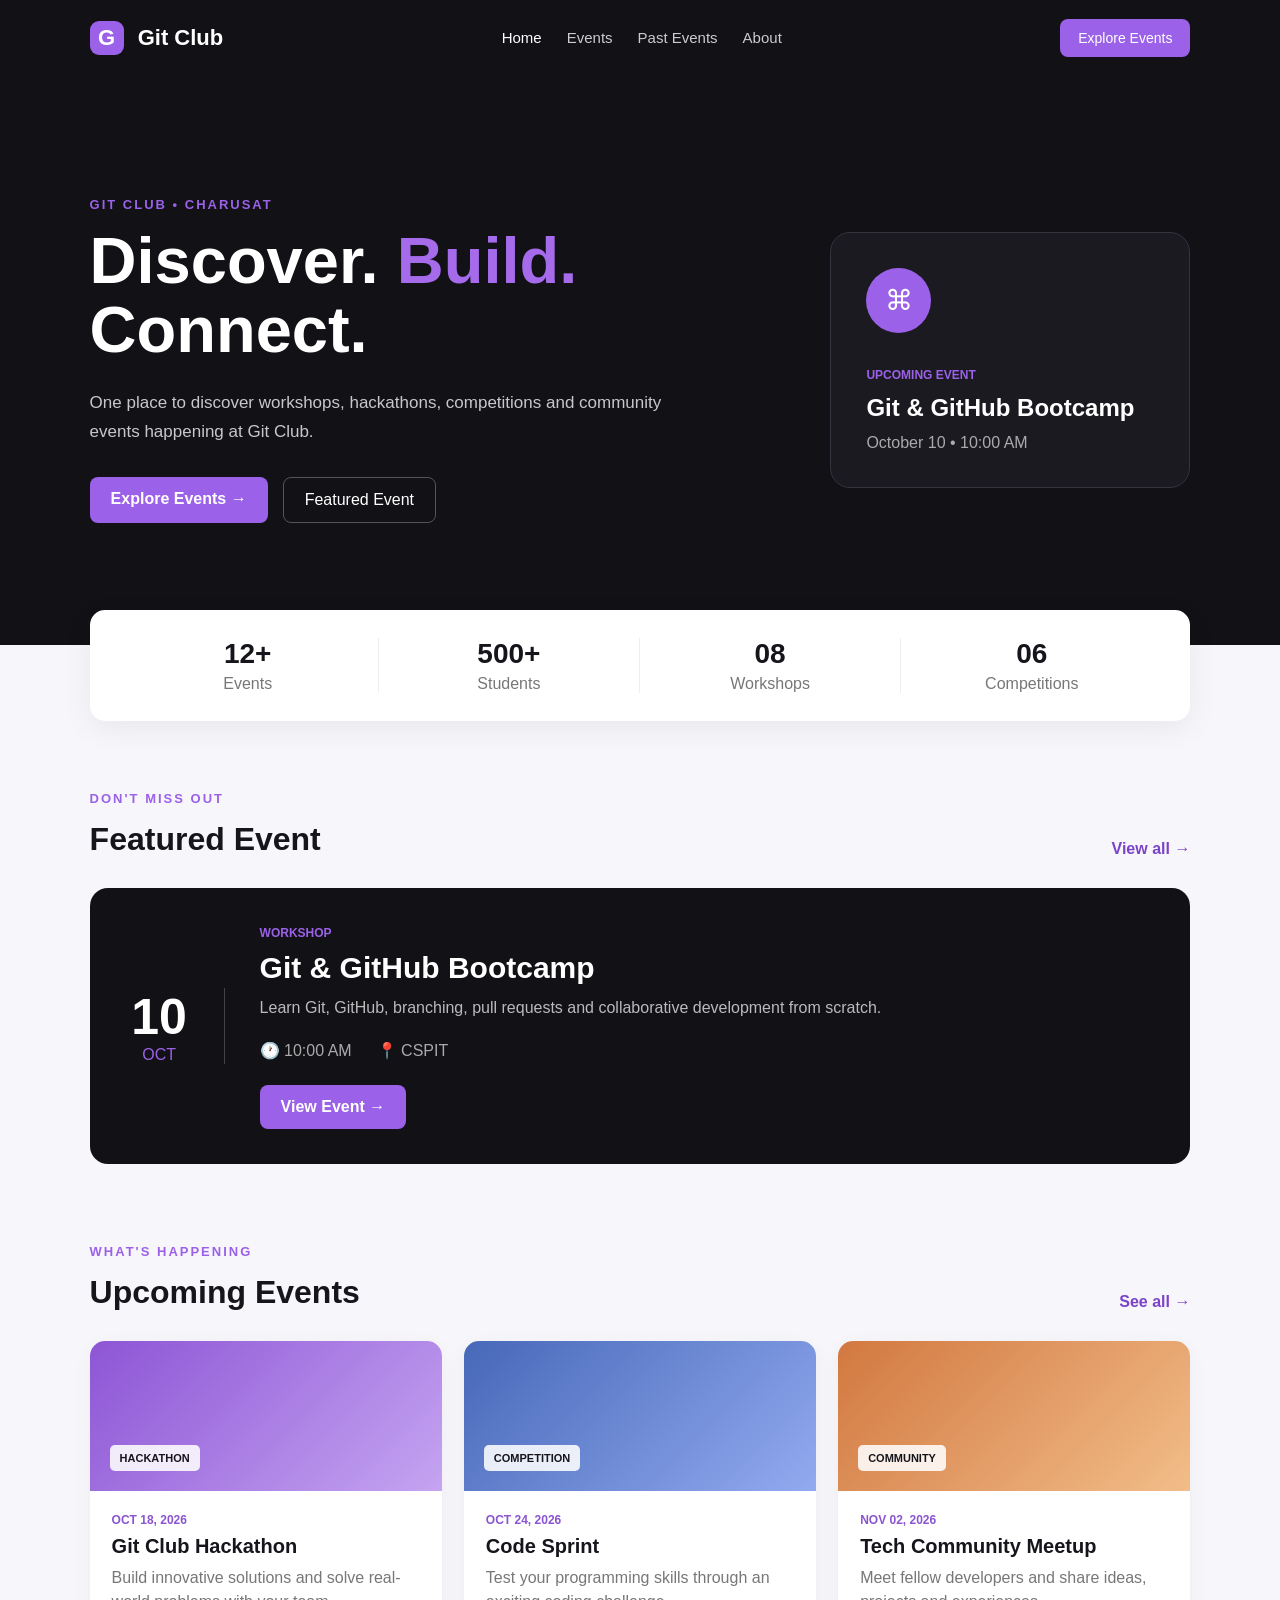
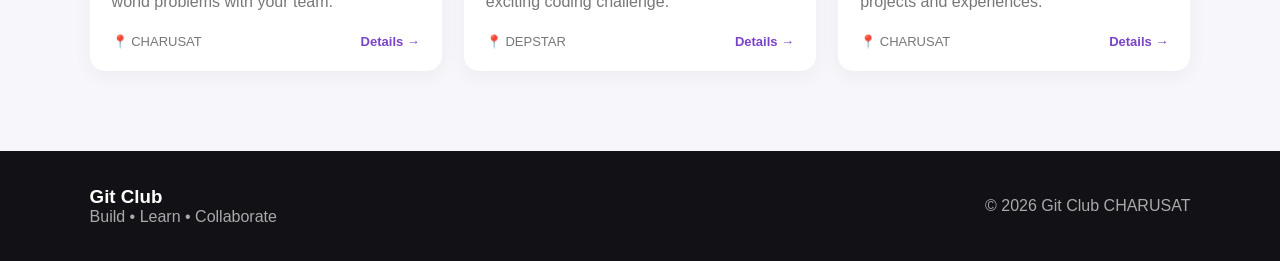
<file: index.html>
<!DOCTYPE html>
<html lang="en">
<head>
    <meta charset="UTF-8">
    <meta name="viewport" content="width=device-width, initial-scale=1.0">
    <title>Git Club | Event Hub</title>
    <link rel="stylesheet" href="style.css">
</head>

<body>

<header>
    <div class="logo">
        <span>G</span> Git Club
    </div>

   <nav>
    <a href="index.html" class="active">Home</a>
    <a href="events.html">Events</a>
    <a href="past-events.html">Past Events</a>
    <a href="about.html">About</a>
</nav>
    <a href="events.html" class="nav-btn">Explore Events</a>
</header>


<main>

<section class="hero">

    <div class="hero-text">
        <p class="tag">GIT CLUB • CHARUSAT</p>

        <h1>
            Discover. <span>Build.</span> Connect.
        </h1>

        <p>
            One place to discover workshops, hackathons,
            competitions and community events happening
            at Git Club.
        </p>

        <div class="hero-buttons">
            <a href="events.html" class="primary-btn">
                Explore Events →
            </a>

            <a href="#featured" class="secondary-btn">
                Featured Event
            </a>
        </div>
    </div>

    <div class="hero-card">
        <div class="circle">⌘</div>
        <p>UPCOMING EVENT</p>
        <h2>Git & GitHub Bootcamp</h2>
        <span>October 10 • 10:00 AM</span>
    </div>

</section>


<section class="stats">

    <div>
        <h2>12+</h2>
        <p>Events</p>
    </div>

    <div>
        <h2>500+</h2>
        <p>Students</p>
    </div>

    <div>
        <h2>08</h2>
        <p>Workshops</p>
    </div>

    <div>
        <h2>06</h2>
        <p>Competitions</p>
    </div>

</section>


<section id="featured" class="section">

    <div class="section-heading">
        <div>
            <p class="tag">DON'T MISS OUT</p>
            <h2>Featured Event</h2>
        </div>

        <a href="events.html">View all →</a>
    </div>


    <div class="featured-card">

        <div class="featured-date">
            <strong>10</strong>
            <span>OCT</span>
        </div>

        <div class="featured-info">
            <span class="category">WORKSHOP</span>

            <h2>Git & GitHub Bootcamp</h2>

            <p>
                Learn Git, GitHub, branching, pull requests
                and collaborative development from scratch.
            </p>

            <div class="event-meta">
                <span>🕐 10:00 AM</span>
                <span>📍 CSPIT</span>
            </div>

            <a href="event-details.html?id=1" class="primary-btn">
                View Event →
            </a>
        </div>

    </div>

</section>


<section class="section">

    <div class="section-heading">
        <div>
            <p class="tag">WHAT'S HAPPENING</p>
            <h2>Upcoming Events</h2>
        </div>

        <a href="events.html">See all →</a>
    </div>


    <div class="event-grid">

        <div class="event-card">

            <div class="event-image purple">
                <span>HACKATHON</span>
            </div>

            <div class="event-content">
                <p class="date">OCT 18, 2026</p>
                <h3>Git Club Hackathon</h3>

                <p>
                    Build innovative solutions and solve
                    real-world problems with your team.
                </p>

                <div class="event-bottom">
                    <span>📍 CHARUSAT</span>
                    <a href="event-details.html?id=2">Details →</a>
                </div>
            </div>

        </div>


        <div class="event-card">

            <div class="event-image blue">
                <span>COMPETITION</span>
            </div>

            <div class="event-content">
                <p class="date">OCT 24, 2026</p>
                <h3>Code Sprint</h3>

                <p>
                    Test your programming skills through
                    an exciting coding challenge.
                </p>

                <div class="event-bottom">
                    <span>📍 DEPSTAR</span>
                    <a href="event-details.html?id=3">Details →</a>
                </div>
            </div>

        </div>


        <div class="event-card">

            <div class="event-image orange">
                <span>COMMUNITY</span>
            </div>

            <div class="event-content">
                <p class="date">NOV 02, 2026</p>
                <h3>Tech Community Meetup</h3>

                <p>
                    Meet fellow developers and share ideas,
                    projects and experiences.
                </p>

                <div class="event-bottom">
                    <span>📍 CHARUSAT</span>
                    <a href="event-details.html?id=4">Details →</a>
                </div>
            </div>

        </div>

    </div>

</section>

</main>


<footer>
    <div>
        <h3>Git Club</h3>
        <p>Build • Learn • Collaborate</p>
    </div>

    <p>© 2026 Git Club CHARUSAT</p>
</footer>

</body>
</html>
</file>
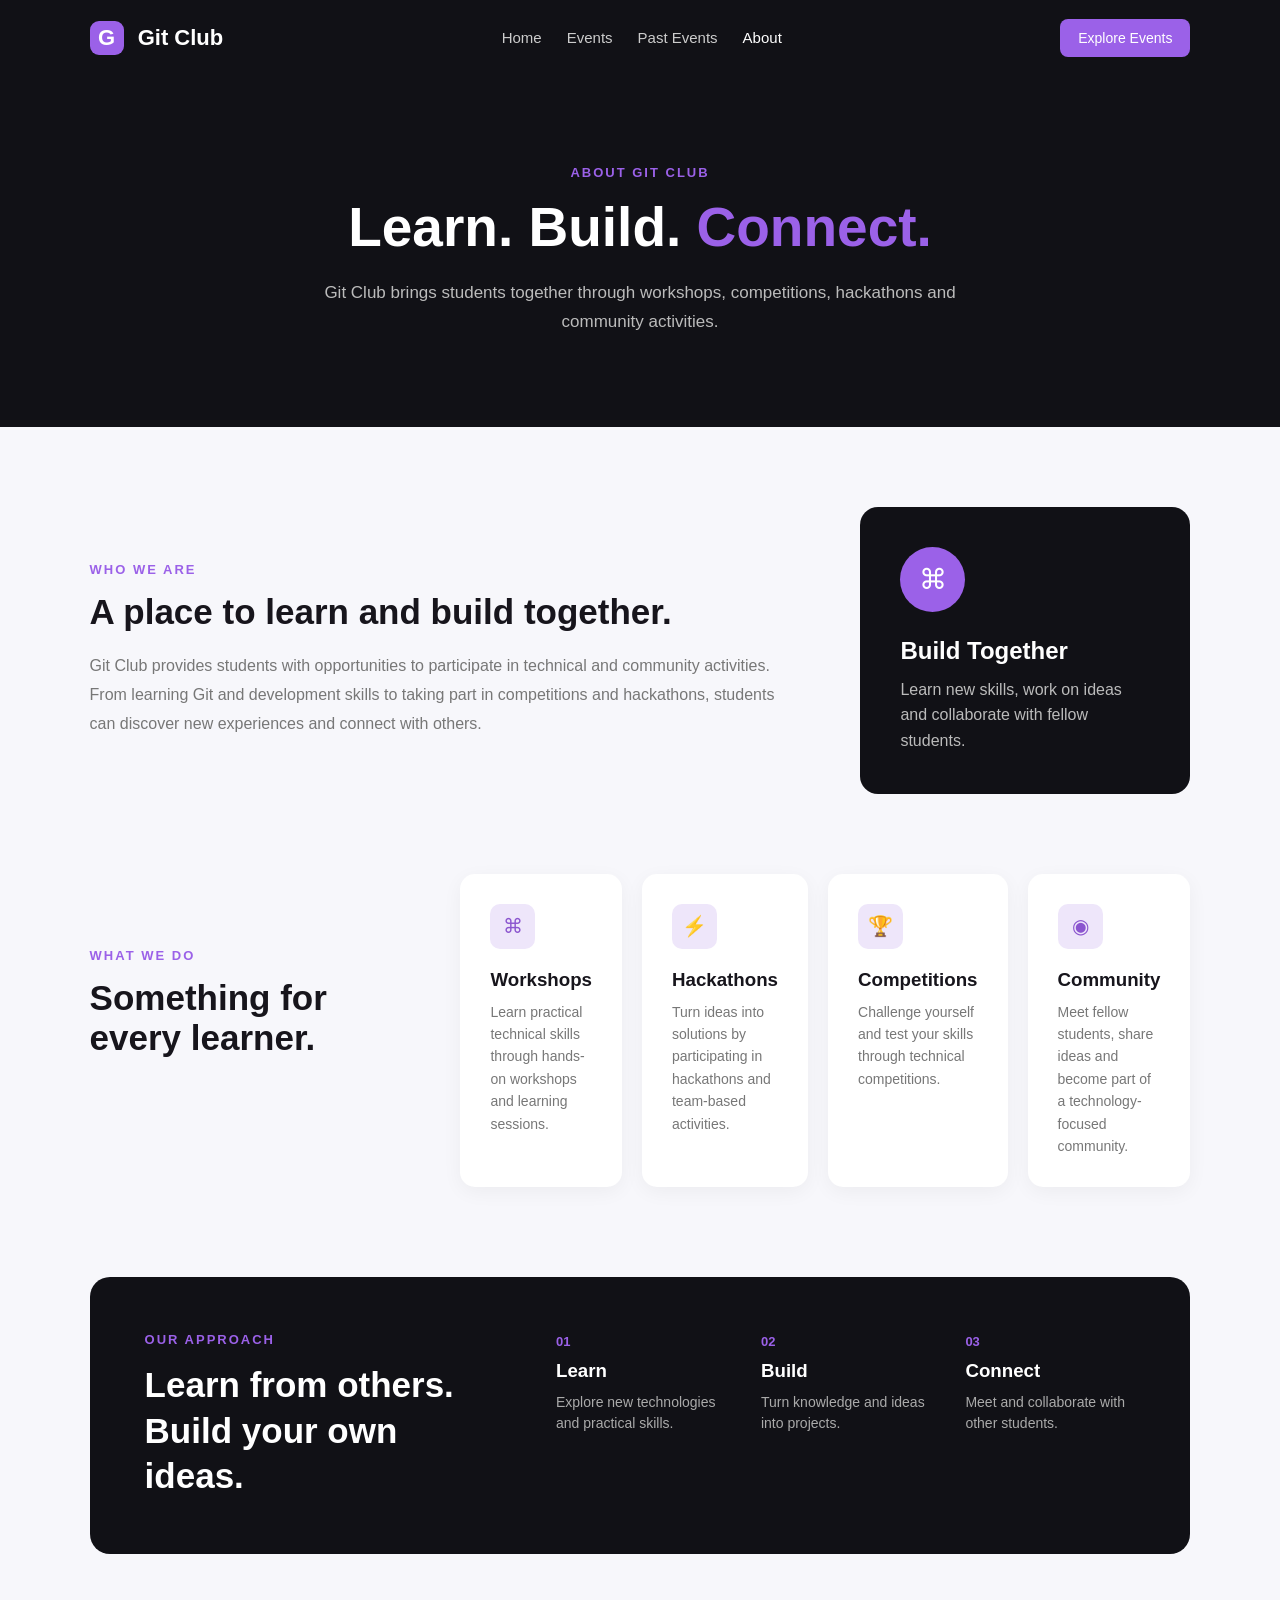
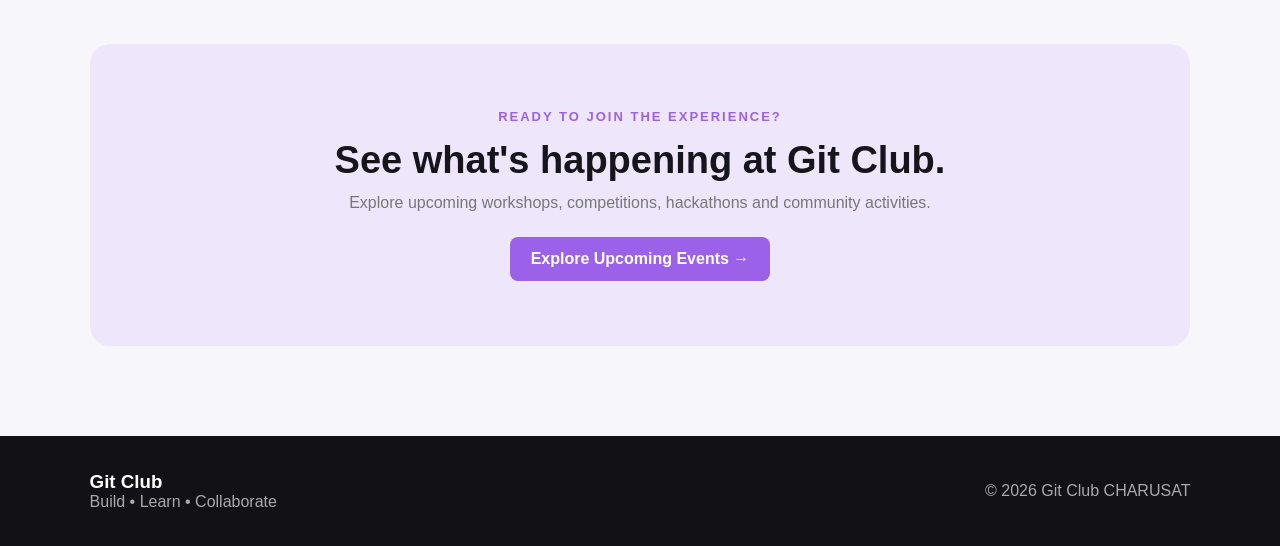
<file: about.html>
<!DOCTYPE html>
<html lang="en">

<head>
    <meta charset="UTF-8">
    <meta name="viewport" content="width=device-width, initial-scale=1.0">
    <title>About Us | Git Club</title>
    <link rel="stylesheet" href="style.css">
</head>

<body>

<header>

    <div class="logo">
        <span>G</span> Git Club
    </div>

    <nav>
        <a href="index.html">Home</a>
        <a href="events.html">Events</a>
        <a href="past-events.html">Past Events</a>
        <a href="about.html" class="active">About</a>
    </nav>

    <a href="events.html" class="nav-btn">
        Explore Events
    </a>

</header>


<main>

    <!-- ABOUT HERO -->

    <section class="about-hero">

        <p class="tag">ABOUT GIT CLUB</p>

        <h1>
            Learn. Build. <span>Connect.</span>
        </h1>

        <p>
            Git Club brings students together through workshops,
            competitions, hackathons and community activities.
        </p>

    </section>


    <!-- WHO WE ARE -->

    <section class="about-section">

        <div class="about-text">

            <p class="tag">WHO WE ARE</p>

            <h2>
                A place to learn and build together.
            </h2>

            <p>
                Git Club provides students with opportunities to
                participate in technical and community activities.
                From learning Git and development skills to taking
                part in competitions and hackathons, students can
                discover new experiences and connect with others.
            </p>

        </div>


        <div class="about-box">

            <div class="about-icon">⌘</div>

            <h3>Build Together</h3>

            <p>
                Learn new skills, work on ideas and collaborate
                with fellow students.
            </p>

        </div>

    </section>


    <!-- WHAT WE DO -->

    <section class="about-section">

        <div class="about-heading">

            <p class="tag">WHAT WE DO</p>

            <h2>Something for every learner.</h2>

        </div>


        <div class="about-cards">

            <div class="about-card">
                <div class="small-icon">⌘</div>

                <h3>Workshops</h3>

                <p>
                    Learn practical technical skills through
                    hands-on workshops and learning sessions.
                </p>
            </div>


            <div class="about-card">
                <div class="small-icon">⚡</div>

                <h3>Hackathons</h3>

                <p>
                    Turn ideas into solutions by participating
                    in hackathons and team-based activities.
                </p>
            </div>


            <div class="about-card">
                <div class="small-icon">🏆</div>

                <h3>Competitions</h3>

                <p>
                    Challenge yourself and test your skills
                    through technical competitions.
                </p>
            </div>


            <div class="about-card">
                <div class="small-icon">◉</div>

                <h3>Community</h3>

                <p>
                    Meet fellow students, share ideas and become
                    part of a technology-focused community.
                </p>
            </div>

        </div>

    </section>


    <!-- VALUES -->

    <section class="values-section">

        <div>

            <p class="tag">OUR APPROACH</p>

            <h2>
                Learn from others.<br>
                Build your own ideas.
            </h2>

        </div>


        <div class="values">

            <div>
                <strong>01</strong>
                <h3>Learn</h3>
                <p>Explore new technologies and practical skills.</p>
            </div>

            <div>
                <strong>02</strong>
                <h3>Build</h3>
                <p>Turn knowledge and ideas into projects.</p>
            </div>

            <div>
                <strong>03</strong>
                <h3>Connect</h3>
                <p>Meet and collaborate with other students.</p>
            </div>

        </div>

    </section>


    <!-- CTA -->

    <section class="about-cta">

        <p class="tag">READY TO JOIN THE EXPERIENCE?</p>

        <h2>
            See what's happening at Git Club.
        </h2>

        <p>
            Explore upcoming workshops, competitions,
            hackathons and community activities.
        </p>

        <a href="events.html" class="primary-btn">
            Explore Upcoming Events →
        </a>

    </section>

</main>


<footer>

    <div>
        <h3>Git Club</h3>
        <p>Build • Learn • Collaborate</p>
    </div>

    <p>© 2026 Git Club CHARUSAT</p>

</footer>

</body>
</html>
</file>
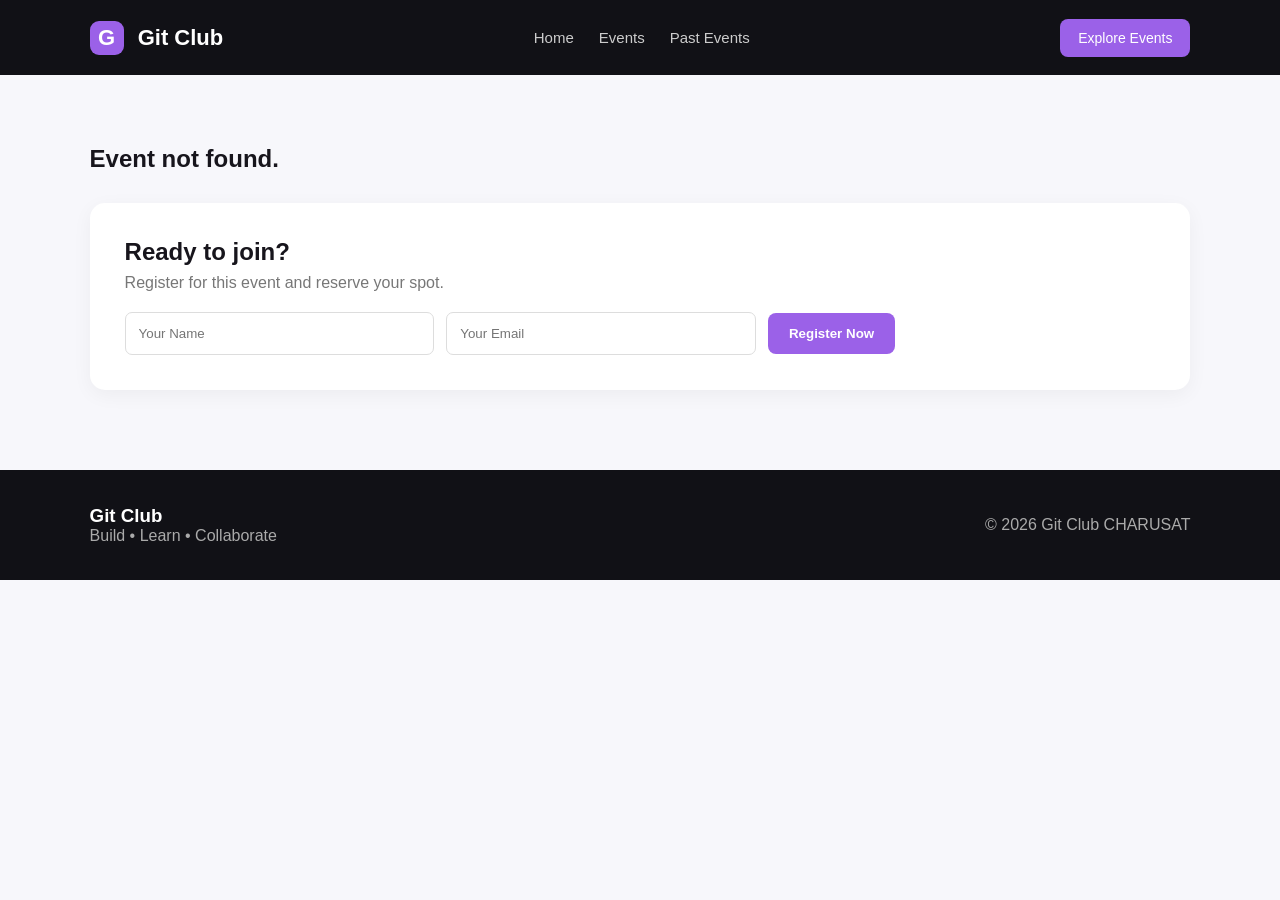
<file: event-details.html>
<!DOCTYPE html>
<html lang="en">
<head>
    <meta charset="UTF-8">
    <meta name="viewport" content="width=device-width, initial-scale=1.0">
    <title>Event Details | Git Club</title>
    <link rel="stylesheet" href="style.css">
</head>

<body>

<header>
    <div class="logo">
        <span>G</span> Git Club
    </div>

    <nav>
        <a href="index.html">Home</a>
        <a href="events.html">Events</a>
        <a href="past-events.html">Past Events</a>
    </nav>

    <a href="events.html" class="nav-btn">Explore Events</a>
</header>


<main>

<section id="eventDetails" class="details-section">
</section>


<div id="registerBox" class="register-box">

    <h2>Ready to join?</h2>

    <p>Register for this event and reserve your spot.</p>

    <input type="text" id="studentName" placeholder="Your Name">

    <input type="email" id="studentEmail" placeholder="Your Email">

    <button onclick="registerEvent()" class="primary-btn">
        Register Now
    </button>

</div>

</main>


<footer>
    <div>
        <h3>Git Club</h3>
        <p>Build • Learn • Collaborate</p>
    </div>

    <p>© 2026 Git Club CHARUSAT</p>
</footer>


<script src="script.js"></script>

</body>
</html>
</file>
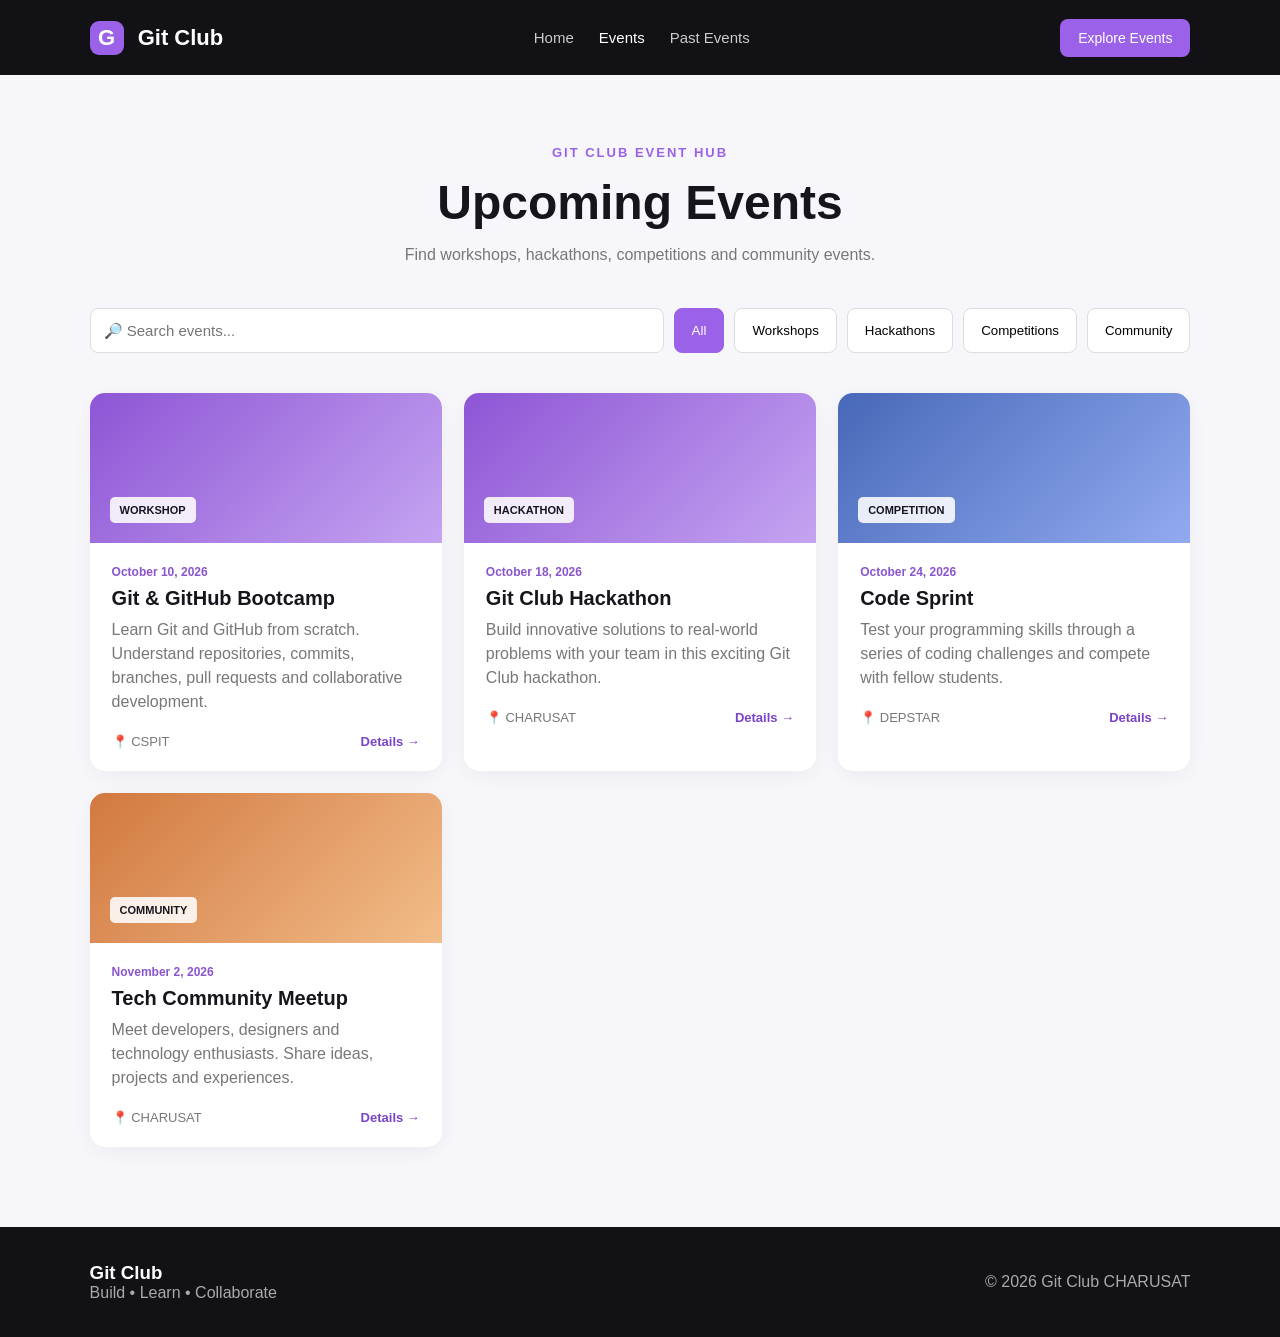
<file: events.html>
<!DOCTYPE html>
<html lang="en">
<head>
    <meta charset="UTF-8">
    <meta name="viewport" content="width=device-width, initial-scale=1.0">
    <title>Events | Git Club</title>
    <link rel="stylesheet" href="style.css">
</head>

<body>

<header>
    <div class="logo">
        <span>G</span> Git Club
    </div>

    <nav>
        <a href="index.html">Home</a>
        <a href="events.html" class="active">Events</a>
        <a href="past-events.html">Past Events</a>
    </nav>

    <a href="events.html" class="nav-btn">Explore Events</a>
</header>


<main>

<section class="page-heading">
    <p class="tag">GIT CLUB EVENT HUB</p>
    <h1>Upcoming Events</h1>
    <p>Find workshops, hackathons, competitions and community events.</p>
</section>


<section class="event-tools">

    <input
        type="text"
        id="search"
        placeholder="🔎 Search events..."
    >

    <button class="filter active-filter" onclick="filterEvents('all')">
        All
    </button>

    <button class="filter" onclick="filterEvents('Workshop')">
        Workshops
    </button>

    <button class="filter" onclick="filterEvents('Hackathon')">
        Hackathons
    </button>

    <button class="filter" onclick="filterEvents('Competition')">
        Competitions
    </button>

    <button class="filter" onclick="filterEvents('Community')">
        Community
    </button>

</section>


<section id="eventsContainer" class="event-grid"></section>

</main>


<footer>
    <div>
        <h3>Git Club</h3>
        <p>Build • Learn • Collaborate</p>
    </div>

    <p>© 2026 Git Club CHARUSAT</p>
</footer>


<script src="script.js"></script>

</body>
</html>
</file>
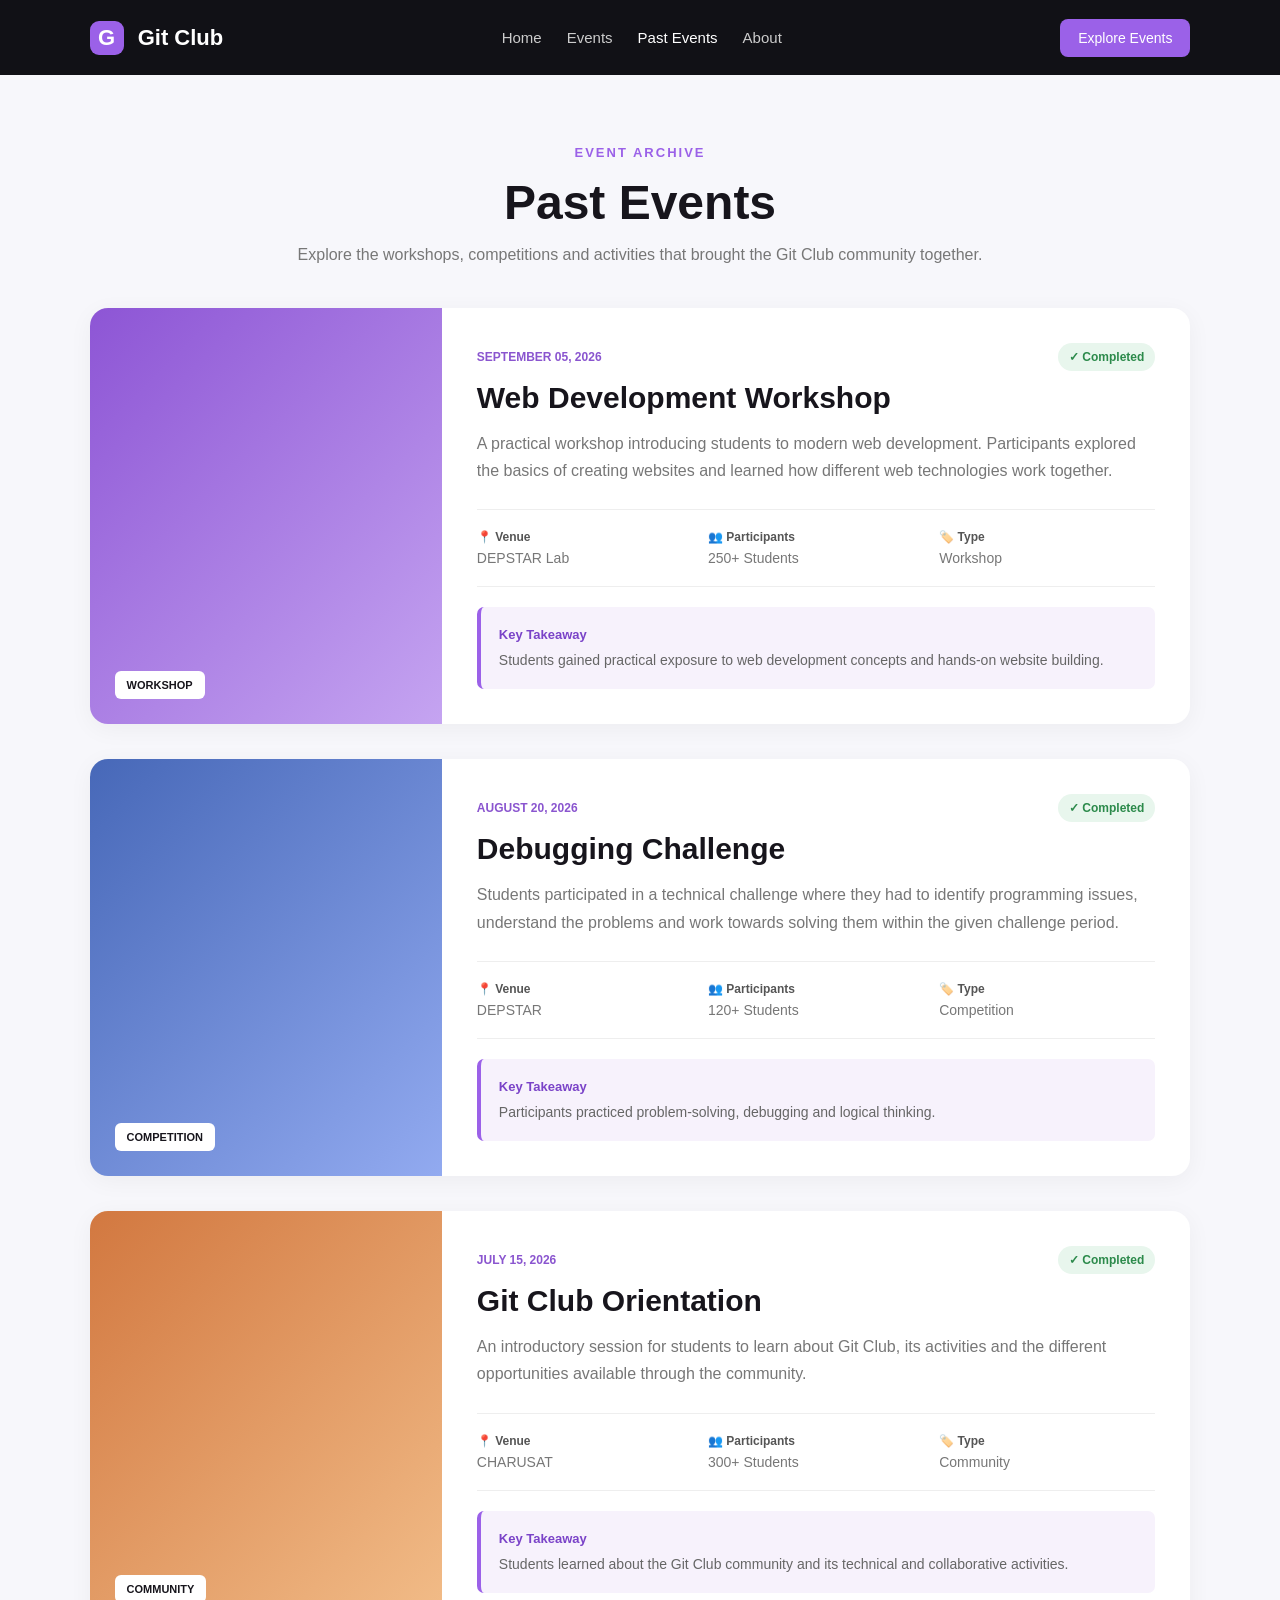
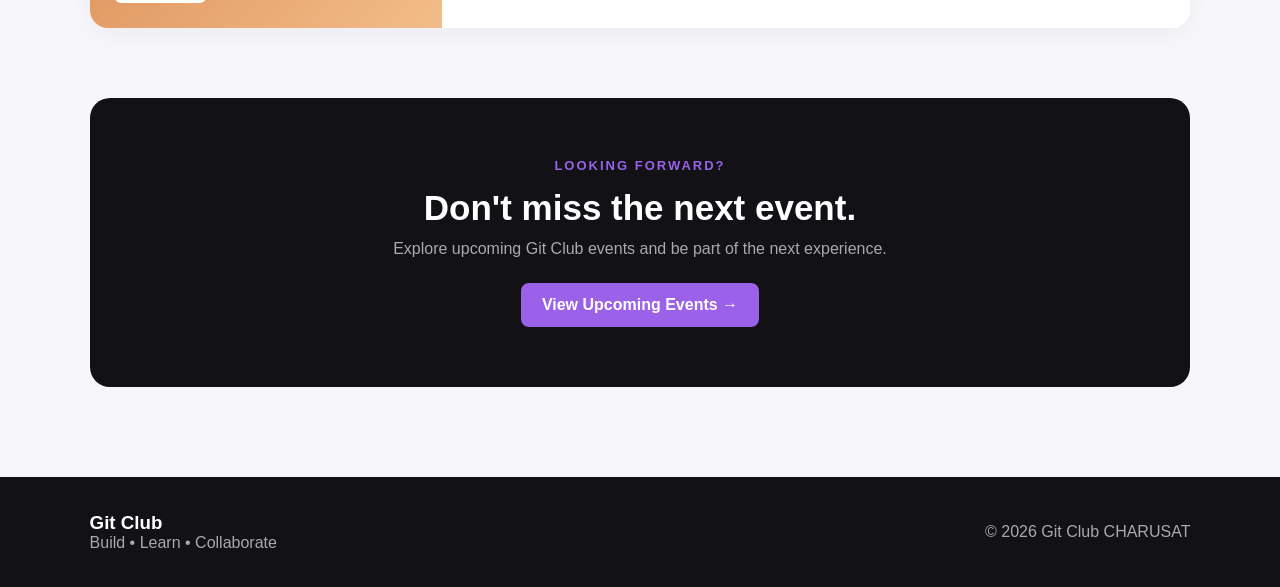
<file: past-events.html>
<!DOCTYPE html>
<html lang="en">

<head>
    <meta charset="UTF-8">
    <meta name="viewport" content="width=device-width, initial-scale=1.0">

    <title>Past Events | Git Club</title>

    <link rel="stylesheet" href="style.css">
</head>

<body>

<header>

    <div class="logo">
        <span>G</span> Git Club
    </div>

    <nav>
        <a href="index.html">Home</a>
        <a href="events.html">Events</a>
        <a href="past-events.html" class="active">Past Events</a>
        <a href="about.html">About</a>
    </nav>

    <a href="events.html" class="nav-btn">
        Explore Events
    </a>

</header>


<main>

    <!-- PAGE HEADER -->

    <section class="page-heading">

        <p class="tag">EVENT ARCHIVE</p>

        <h1>Past Events</h1>

        <p>
            Explore the workshops, competitions and activities
            that brought the Git Club community together.
        </p>

    </section>


    <!-- EVENT 1 -->

    <section class="past-event">

        <div class="past-event-image purple">

            <span>WORKSHOP</span>

        </div>


        <div class="past-event-info">

            <div class="past-event-top">

                <p class="date">SEPTEMBER 05, 2026</p>

                <span class="completed">
                    ✓ Completed
                </span>

            </div>


            <h2>Web Development Workshop</h2>


            <p class="past-description">
                A practical workshop introducing students to
                modern web development. Participants explored
                the basics of creating websites and learned how
                different web technologies work together.
            </p>


            <div class="past-details">

                <div>
                    <strong>📍 Venue</strong>
                    <span>DEPSTAR Lab</span>
                </div>

                <div>
                    <strong>👥 Participants</strong>
                    <span>250+ Students</span>
                </div>

                <div>
                    <strong>🏷️ Type</strong>
                    <span>Workshop</span>
                </div>

            </div>


            <div class="event-outcome">

                <strong>Key Takeaway</strong>

                <p>
                    Students gained practical exposure to
                    web development concepts and hands-on
                    website building.
                </p>

            </div>

        </div>

    </section>



    <!-- EVENT 2 -->

    <section class="past-event">

        <div class="past-event-image blue">

            <span>COMPETITION</span>

        </div>


        <div class="past-event-info">

            <div class="past-event-top">

                <p class="date">AUGUST 20, 2026</p>

                <span class="completed">
                    ✓ Completed
                </span>

            </div>


            <h2>Debugging Challenge</h2>


            <p class="past-description">
                Students participated in a technical challenge
                where they had to identify programming issues,
                understand the problems and work towards solving
                them within the given challenge period.
            </p>


            <div class="past-details">

                <div>
                    <strong>📍 Venue</strong>
                    <span>DEPSTAR</span>
                </div>

                <div>
                    <strong>👥 Participants</strong>
                    <span>120+ Students</span>
                </div>

                <div>
                    <strong>🏷️ Type</strong>
                    <span>Competition</span>
                </div>

            </div>


            <div class="event-outcome">

                <strong>Key Takeaway</strong>

                <p>
                    Participants practiced problem-solving,
                    debugging and logical thinking.
                </p>

            </div>

        </div>

    </section>



    <!-- EVENT 3 -->

    <section class="past-event">

        <div class="past-event-image orange">

            <span>COMMUNITY</span>

        </div>


        <div class="past-event-info">

            <div class="past-event-top">

                <p class="date">JULY 15, 2026</p>

                <span class="completed">
                    ✓ Completed
                </span>

            </div>


            <h2>Git Club Orientation</h2>


            <p class="past-description">
                An introductory session for students to learn
                about Git Club, its activities and the different
                opportunities available through the community.
            </p>


            <div class="past-details">

                <div>
                    <strong>📍 Venue</strong>
                    <span>CHARUSAT</span>
                </div>

                <div>
                    <strong>👥 Participants</strong>
                    <span>300+ Students</span>
                </div>

                <div>
                    <strong>🏷️ Type</strong>
                    <span>Community</span>
                </div>

            </div>


            <div class="event-outcome">

                <strong>Key Takeaway</strong>

                <p>
                    Students learned about the Git Club community
                    and its technical and collaborative activities.
                </p>

            </div>

        </div>

    </section>


    <!-- CTA -->

    <section class="past-cta">

        <p class="tag">LOOKING FORWARD?</p>

        <h2>
            Don't miss the next event.
        </h2>

        <p>
            Explore upcoming Git Club events and be part
            of the next experience.
        </p>

        <a href="events.html" class="primary-btn">
            View Upcoming Events →
        </a>

    </section>

</main>


<footer>

    <div>
        <h3>Git Club</h3>
        <p>Build • Learn • Collaborate</p>
    </div>

    <p>© 2026 Git Club CHARUSAT</p>

</footer>

</body>
</html>
</file>
<file: style.css>
/* =========================
   GENERAL
========================= */

* {
    margin: 0;
    padding: 0;
    box-sizing: border-box;
}

body {
    font-family: Arial, sans-serif;
    background: #f7f7fb;
    color: #17151c;
}

a {
    text-decoration: none;
}


/* =========================
   HEADER / NAVBAR
========================= */

header {
    min-height: 75px;
    background: #111116;
    color: white;

    display: flex;
    align-items: center;
    justify-content: space-between;

    padding: 0 7%;
}

.logo {
    font-size: 22px;
    font-weight: bold;
    white-space: nowrap;
}

.logo span {
    display: inline-flex;

    width: 34px;
    height: 34px;

    background: #9b61e8;

    align-items: center;
    justify-content: center;

    border-radius: 9px;

    margin-right: 8px;
}

nav {
    display: flex;
    gap: 25px;
}

nav a {
    color: #ccc;
    font-size: 15px;
}

nav a:hover,
nav .active {
    color: white;
}

.nav-btn {
    background: #9b61e8;
    color: white;

    padding: 11px 18px;

    border-radius: 8px;

    font-size: 14px;
}

.nav-btn:hover {
    background: #8650d0;
}


/* =========================
   COMMON
========================= */

.tag {
    color: #9b61e8;

    font-size: 13px;

    font-weight: bold;

    letter-spacing: 2px;

    margin-bottom: 15px;
}

.primary-btn {
    display: inline-block;

    background: #9b61e8;

    color: white;

    padding: 13px 21px;

    border-radius: 8px;

    font-weight: bold;

    border: none;

    cursor: pointer;
}

.primary-btn:hover {
    background: #8650d0;
}

.secondary-btn {
    display: inline-block;

    color: white;

    border: 1px solid #555;

    padding: 13px 21px;

    border-radius: 8px;
}


/* =========================
   HOME - HERO
========================= */

.hero {
    min-height: 570px;

    padding: 80px 7%;

    display: flex;

    align-items: center;

    justify-content: space-between;

    gap: 50px;

    background: #111116;

    color: white;
}

.hero-text {
    max-width: 600px;
}

.hero h1 {
    font-size: 65px;

    line-height: 1.05;

    margin-bottom: 25px;
}

.hero h1 span {
    color: #a56bea;
}

.hero-text > p:not(.tag) {
    color: #c7c7cc;

    line-height: 1.7;

    font-size: 17px;
}

.hero-buttons {
    display: flex;

    gap: 15px;

    margin-top: 30px;
}

.hero-card {
    width: 360px;

    padding: 35px;

    border: 1px solid #36333e;

    border-radius: 20px;

    background: #1b1a21;
}

.hero-card .circle {
    width: 65px;
    height: 65px;

    background: #9b61e8;

    border-radius: 50%;

    display: flex;

    align-items: center;

    justify-content: center;

    font-size: 28px;

    margin-bottom: 35px;
}

.hero-card p {
    color: #9b61e8;

    font-size: 12px;

    font-weight: bold;
}

.hero-card h2 {
    margin: 12px 0;
}

.hero-card span {
    color: #aaa;
}


/* =========================
   HOME - STATS
========================= */

.stats {
    width: 86%;

    margin: -35px auto 70px;

    background: white;

    padding: 28px;

    border-radius: 15px;

    display: grid;

    grid-template-columns: repeat(4, 1fr);

    box-shadow: 0 8px 30px #00000010;

    position: relative;
}

.stats div {
    text-align: center;

    border-right: 1px solid #eee;
}

.stats div:last-child {
    border: none;
}

.stats h2 {
    font-size: 28px;
}

.stats p {
    color: #777;

    margin-top: 5px;
}


/* =========================
   HOME - SECTIONS
========================= */

.section {
    width: 86%;

    margin: 0 auto 80px;
}

.section-heading {
    display: flex;

    justify-content: space-between;

    align-items: end;

    margin-bottom: 30px;
}

.section-heading h2 {
    font-size: 32px;
}

.section-heading a {
    color: #7a43c8;

    font-weight: bold;
}


/* =========================
   FEATURED EVENT
========================= */

.featured-card {
    background: #111116;

    color: white;

    padding: 35px;

    border-radius: 18px;

    display: flex;

    gap: 35px;

    align-items: center;
}

.featured-date {
    min-width: 100px;

    text-align: center;

    border-right: 1px solid #444;

    padding-right: 30px;
}

.featured-date strong {
    display: block;

    font-size: 50px;
}

.featured-date span {
    color: #9b61e8;
}

.featured-info {
    max-width: 700px;
}

.category {
    color: #9b61e8;

    font-size: 12px;

    font-weight: bold;
}

.featured-info h2 {
    font-size: 30px;

    margin: 10px 0;
}

.featured-info p {
    color: #bbb;

    line-height: 1.6;

    margin-bottom: 20px;
}

.event-meta {
    display: flex;

    gap: 25px;

    color: #aaa;

    margin-bottom: 25px;
}


/* =========================
   EVENT GRID
========================= */

.event-grid {
    display: grid;

    grid-template-columns: repeat(3, 1fr);

    gap: 22px;
}

.event-card {
    background: white;

    border-radius: 15px;

    overflow: hidden;

    box-shadow: 0 5px 20px #0000000c;

    transition: 0.2s;
}

.event-card:hover {
    transform: translateY(-5px);
}

.event-image {
    height: 150px;

    display: flex;

    align-items: end;

    padding: 20px;
}

.event-image span {
    background: #ffffffdd;

    padding: 7px 10px;

    border-radius: 5px;

    font-size: 11px;

    font-weight: bold;
}

.purple {
    background: linear-gradient(135deg, #8d55d5, #c5a4f1);
}

.blue {
    background: linear-gradient(135deg, #4768b8, #92aaf0);
}

.orange {
    background: linear-gradient(135deg, #d27840, #f2bd89);
}

.event-content {
    padding: 22px;
}

.date {
    color: #8a55cf;

    font-size: 12px;

    font-weight: bold;
}

.event-content h3 {
    margin: 8px 0;

    font-size: 20px;
}

.event-content p:not(.date) {
    color: #777;

    line-height: 1.5;

    margin-bottom: 20px;
}

.event-bottom {
    display: flex;

    justify-content: space-between;

    color: #777;

    font-size: 13px;
}

.event-bottom a {
    color: #7a43c8;

    font-weight: bold;
}


/* =========================
   EVENTS PAGE
========================= */

.page-heading {
    text-align: center;

    padding: 70px 20px 40px;
}

.page-heading h1 {
    font-size: 48px;

    margin-bottom: 12px;
}

.page-heading > p:last-child {
    color: #777;

    line-height: 1.6;
}


/* =========================
   SEARCH + FILTER
========================= */

.event-tools {
    width: 86%;

    margin: 0 auto 40px;

    display: flex;

    gap: 10px;

    flex-wrap: wrap;
}

#search {
    flex: 1;

    min-width: 220px;

    padding: 13px;

    border: 1px solid #ddd;

    border-radius: 8px;

    font-size: 15px;
}

.filter {
    padding: 12px 17px;

    border: 1px solid #ddd;

    background: white;

    border-radius: 8px;

    cursor: pointer;
}

.active-filter,
.filter:hover {
    background: #9b61e8;

    color: white;

    border-color: #9b61e8;
}

#eventsContainer {
    width: 86%;

    margin: auto;

    margin-bottom: 80px;
}


/* =========================
   EVENT DETAILS
========================= */

.details-section {
    width: 86%;

    margin: 70px auto 30px;
}

.detail-card {
    background: #111116;

    color: white;

    padding: 55px;

    border-radius: 20px;
}

.detail-card h1 {
    font-size: 45px;

    margin: 15px 0;
}

.detail-description {
    color: #bbb;

    max-width: 700px;

    line-height: 1.7;

    margin-bottom: 25px;
}

.detail-info {
    display: flex;

    flex-wrap: wrap;

    gap: 15px;
}

.detail-info span {
    background: #29272f;

    padding: 10px 15px;

    border-radius: 7px;
}


/* =========================
   REGISTRATION
========================= */

.register-box {
    width: 86%;

    margin: 30px auto 80px;

    padding: 35px;

    background: white;

    border-radius: 15px;

    box-shadow: 0 5px 20px #0000000c;
}

.register-box h2 {
    margin-bottom: 8px;
}

.register-box p {
    color: #777;

    margin-bottom: 20px;
}

.register-box input {
    padding: 13px;

    border: 1px solid #ddd;

    border-radius: 7px;

    margin-right: 8px;

    width: 30%;
}


/* =====================================================
   PAST EVENTS PAGE
===================================================== */

.past-event {
    width: 86%;

    margin: 0 auto 35px;

    background: white;

    border-radius: 18px;

    overflow: hidden;

    display: grid;

    grid-template-columns: 32% 68%;

    box-shadow: 0 5px 25px #0000000c;
}

.past-event-image {
    min-height: 360px;

    display: flex;

    align-items: flex-end;

    padding: 25px;
}

.past-event-image span {
    background: white;

    padding: 8px 12px;

    border-radius: 6px;

    font-size: 11px;

    font-weight: bold;
}

.past-event-info {
    padding: 35px;
}

.past-event-top {
    display: flex;

    justify-content: space-between;

    align-items: center;

    margin-bottom: 10px;
}

.past-event-info h2 {
    font-size: 30px;

    margin-bottom: 15px;
}

.completed {
    background: #e8f6ed;

    color: #2c8a4b;

    padding: 7px 11px;

    border-radius: 20px;

    font-size: 12px;

    font-weight: bold;
}

.past-description {
    color: #777;

    line-height: 1.7;

    margin-bottom: 25px;

    max-width: 700px;
}

.past-details {
    display: grid;

    grid-template-columns: repeat(3, 1fr);

    gap: 15px;

    border-top: 1px solid #eee;

    border-bottom: 1px solid #eee;

    padding: 20px 0;

    margin-bottom: 20px;
}

.past-details div {
    display: flex;

    flex-direction: column;

    gap: 6px;
}

.past-details strong {
    font-size: 12px;

    color: #555;
}

.past-details span {
    color: #777;

    font-size: 14px;
}

.event-outcome {
    background: #f7f2fc;

    padding: 18px;

    border-left: 4px solid #9b61e8;

    border-radius: 7px;
}

.event-outcome strong {
    font-size: 13px;

    color: #7a43c8;
}

.event-outcome p {
    color: #666;

    font-size: 14px;

    line-height: 1.6;

    margin-top: 6px;
}


/* =========================
   PAST EVENTS CTA
========================= */

.past-cta {
    width: 86%;

    margin: 70px auto 90px;

    padding: 60px 30px;

    text-align: center;

    background: #111116;

    color: white;

    border-radius: 20px;
}

.past-cta h2 {
    font-size: 35px;

    margin-bottom: 12px;
}

.past-cta > p:not(.tag) {
    color: #aaa;

    margin-bottom: 25px;
}


/* =====================================================
   ABOUT PAGE
===================================================== */

.about-hero {
    background: #111116;

    color: white;

    text-align: center;

    padding: 90px 20px;
}

.about-hero h1 {
    font-size: 55px;

    margin-bottom: 20px;
}

.about-hero h1 span {
    color: #9b61e8;
}

.about-hero > p:last-child {
    max-width: 650px;

    margin: auto;

    color: #bbb;

    line-height: 1.7;

    font-size: 17px;
}


/* ABOUT - WHO WE ARE */

.about-section {
    width: 86%;

    margin: 80px auto;

    display: flex;

    gap: 70px;

    align-items: center;
}

.about-text {
    flex: 1;
}

.about-text h2,
.about-heading h2 {
    font-size: 35px;

    margin-bottom: 20px;
}

.about-text > p:last-child {
    color: #777;

    line-height: 1.8;
}

.about-box {
    flex: 0 0 330px;

    background: #111116;

    color: white;

    padding: 40px;

    border-radius: 18px;
}

.about-icon {
    width: 65px;

    height: 65px;

    border-radius: 50%;

    background: #9b61e8;

    display: flex;

    align-items: center;

    justify-content: center;

    font-size: 28px;

    margin-bottom: 25px;
}

.about-box h3 {
    font-size: 24px;

    margin-bottom: 12px;
}

.about-box p {
    color: #bbb;

    line-height: 1.6;
}


/* ABOUT - WHAT WE DO */

.about-heading {
    width: 86%;

    margin: 0 auto 35px;
}

.about-cards {
    width: 86%;

    margin: auto;

    display: grid;

    grid-template-columns: repeat(4, 1fr);

    gap: 20px;
}

.about-card {
    background: white;

    padding: 30px;

    border-radius: 15px;

    box-shadow: 0 5px 20px #0000000c;
}

.small-icon {
    width: 45px;

    height: 45px;

    background: #eee6fa;

    color: #8b55cf;

    border-radius: 10px;

    display: flex;

    align-items: center;

    justify-content: center;

    margin-bottom: 20px;

    font-size: 20px;
}

.about-card h3 {
    margin-bottom: 10px;
}

.about-card p {
    color: #777;

    line-height: 1.6;

    font-size: 14px;
}


/* ABOUT - VALUES */

.values-section {
    width: 86%;

    margin: 90px auto;

    padding: 55px;

    border-radius: 20px;

    background: #111116;

    color: white;

    display: flex;

    justify-content: space-between;

    gap: 50px;
}

.values-section h2 {
    font-size: 35px;

    line-height: 1.3;
}

.values {
    display: flex;

    gap: 35px;
}

.values div {
    max-width: 170px;
}

.values strong {
    color: #9b61e8;

    font-size: 13px;
}

.values h3 {
    margin: 10px 0;
}

.values p {
    color: #aaa;

    font-size: 14px;

    line-height: 1.5;
}


/* ABOUT - CTA */

.about-cta {
    width: 86%;

    margin: 0 auto 90px;

    padding: 65px 30px;

    text-align: center;

    background: #eee6fa;

    border-radius: 20px;
}

.about-cta h2 {
    font-size: 38px;

    margin-bottom: 12px;
}

.about-cta > p:not(.tag) {
    color: #777;

    margin-bottom: 25px;
}


/* =========================
   FOOTER
========================= */

footer {
    background: #111116;

    color: white;

    padding: 35px 7%;

    display: flex;

    justify-content: space-between;

    align-items: center;
}

footer p {
    color: #aaa;
}


/* =====================================================
   MOBILE RESPONSIVE
===================================================== */

@media (max-width: 800px) {

    /* HEADER */

    header {
        padding: 15px 5%;

        height: auto;

        flex-wrap: wrap;

        gap: 15px;
    }

    nav {
        order: 3;

        width: 100%;

        justify-content: center;

        gap: 15px;

        flex-wrap: wrap;
    }

    nav a {
        font-size: 14px;
    }

    .nav-btn {
        display: none;
    }


    /* HERO */

    .hero {
        padding: 55px 7%;

        flex-direction: column;

        align-items: flex-start;
    }

    .hero h1 {
        font-size: 45px;
    }

    .hero-card {
        width: 100%;
    }


    /* STATS */

    .stats {
        grid-template-columns: repeat(2, 1fr);

        gap: 25px;
    }

    .stats div {
        border: none;
    }


    /* SECTIONS */

    .section-heading {
        align-items: flex-start;

        gap: 15px;

        flex-direction: column;
    }


    /* EVENT GRID */

    .event-grid {
        grid-template-columns: 1fr;
    }


    /* FEATURED */

    .featured-card {
        flex-direction: column;

        align-items: flex-start;
    }

    .featured-date {
        border: none;

        padding: 0;
    }


    /* PAGE HEADING */

    .page-heading {
        padding: 50px 20px 30px;
    }

    .page-heading h1 {
        font-size: 38px;
    }


    /* EVENT DETAILS */

    .detail-card {
        padding: 35px 25px;
    }

    .detail-card h1 {
        font-size: 32px;
    }


    /* REGISTER */

    .register-box input {
        width: 100%;

        margin-bottom: 10px;

        margin-right: 0;
    }


    /* =========================
       PAST EVENTS MOBILE
    ========================= */

    .past-event {
        grid-template-columns: 1fr;
    }

    .past-event-image {
        min-height: 200px;
    }

    .past-event-info {
        padding: 25px;
    }

    .past-event-top {
        align-items: flex-start;

        gap: 10px;

        flex-direction: column;
    }

    .past-event-info h2 {
        font-size: 25px;
    }

    .past-details {
        grid-template-columns: 1fr;
    }

    .past-cta h2 {
        font-size: 28px;
    }


    /* =========================
       ABOUT MOBILE
    ========================= */

    .about-hero {
        padding: 65px 20px;
    }

    .about-hero h1 {
        font-size: 40px;
    }

    .about-section {
        flex-direction: column;

        align-items: stretch;

        gap: 35px;
    }

    .about-box {
        flex-basis: auto;
    }

    .about-cards {
        grid-template-columns: 1fr;
    }

    .values-section {
        flex-direction: column;

        padding: 35px;
    }

    .values {
        flex-direction: column;

        gap: 25px;
    }

    .about-cta h2 {
        font-size: 30px;
    }


    /* FOOTER */

    footer {
        flex-direction: column;

        gap: 20px;

        text-align: center;
    }
}
</file>
